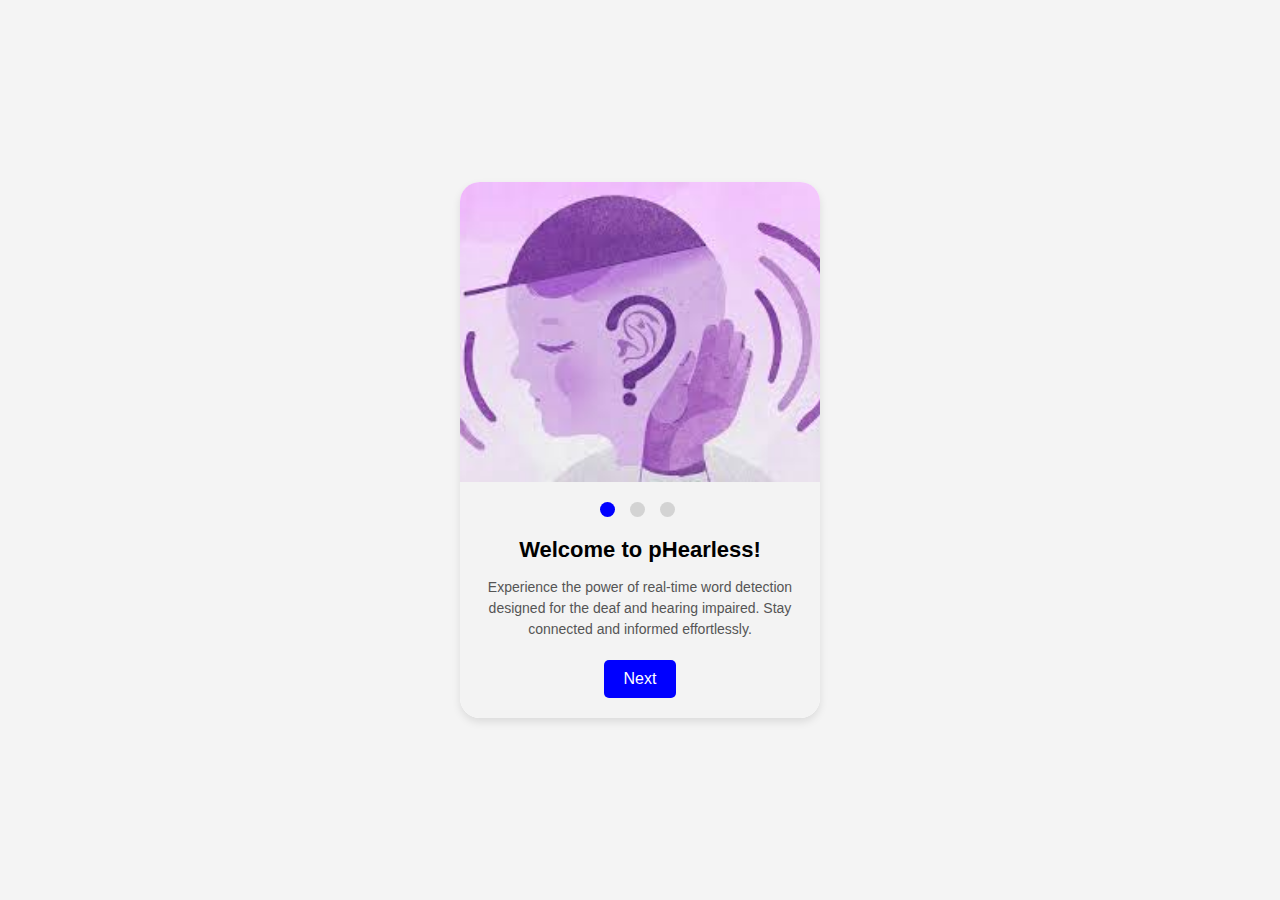
<file: index.html>
<!DOCTYPE html>
<html lang="en">
<head>
    <meta charset="UTF-8">
    <meta name="viewport" content="width=device-width, initial-scale=1.0">
    <title>Welcome to pHearless</title>
    <link rel="stylesheet" href="styles.css">
    <style>
        body {
            margin: 0;
            font-family: Arial, sans-serif;
        }

        .container {
            text-align: center;
        }

        /* Deaf Image Section with Background Image */
        .deaf-image-section {
            width: 100%;
            height: 300px; /* Height of the cropped area */
            background-image: url('deaf.jpeg'); /* Set the image path */
            background-size: cover; /* Ensures the image covers the entire container */
            background-position: top; /* Focus on the top of the image */
            background-repeat: no-repeat; /* Prevent the image from repeating */
        }

        /* Content Section Below the Cropped Image */
        .content-section {
            padding: 20px;
            background-color: #f3f3f3;
        }

        .dots {
            margin-bottom: 20px;
        }

        .dot {
            width: 15px;
            height: 15px;
            border-radius: 50%;
            margin-right: 10px;
            background-color: lightgray;
        }

        .dot.active {
            background-color: blue;
        }

        .next-button {
            padding: 10px 20px;
            background-color: blue;
            color: white;
            border: none;
            border-radius: 5px;
            cursor: pointer;
        }

        .next-button:hover {
            background-color: darkblue;
        }
    </style>
</head>
<body>
    <div class="container">
        <!-- Deaf Image Section with Cropped Image -->
        <div class="deaf-image-section"></div>

        <!-- Content Section -->
        <div class="content-section">
            <div class="dots">
                <span class="dot active"></span>
                <span class="dot"></span>
                <span class="dot"></span>
            </div>
            <h1>Welcome to pHearless!</h1>
            <p>Experience the power of real-time word detection designed for the deaf and hearing impaired. Stay connected and informed effortlessly.</p>
            <button class="next-button" onclick="navigateToPage2()">Next</button>
        </div>
    </div>

    <script>
        function navigateToPage2() {
            window.location.href = 'page2.html';
        }
    </script>
</body>
</html>
</file>
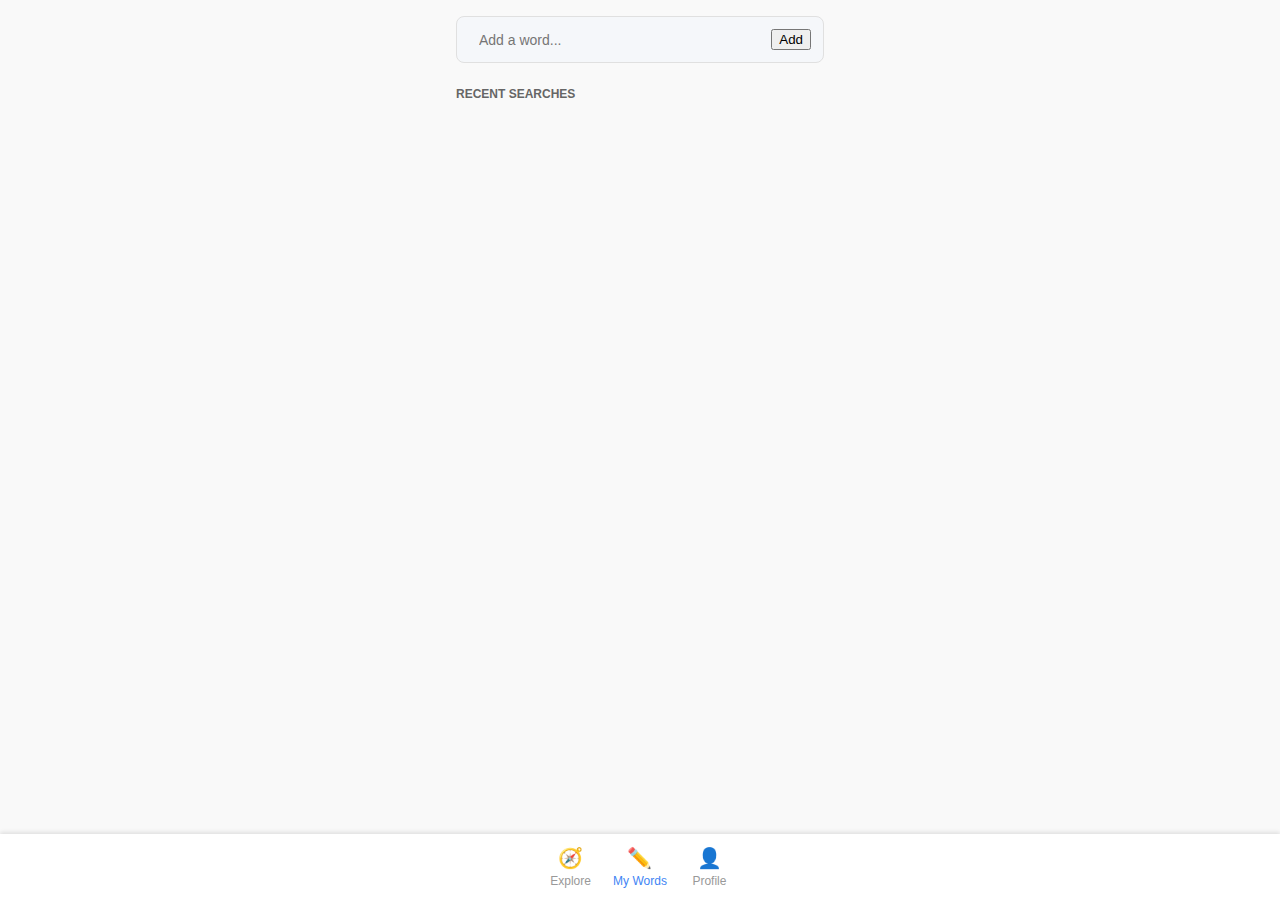
<file: add-words.html>
<!DOCTYPE html>
<html lang="en">
<head>
    <meta charset="UTF-8">
    <meta name="viewport" content="width=device-width, initial-scale=1.0">
    <title>Search Page</title>
    <style>
        body {
            margin: 0;
            padding: 0;
            font-family: Arial, sans-serif;
            background-color: #f9f9f9;
            display: flex;
            flex-direction: column;
            height: 100vh;
            justify-content: space-between; /* Ensures footer stays at the bottom */
        }

        .container {
            width: 100%;
            max-width: 400px;
            margin: 0 auto; /* Center the content horizontally */
            padding: 16px;
            box-sizing: border-box;
            flex: 1; /* Allow the search table to grow and take available space */
        }

        .search-bar {
            display: flex;
            align-items: center;
            padding: 12px;
            background-color: #f5f7fa;
            border: 1px solid #e0e0e0;
            border-radius: 8px;
            margin-bottom: 24px;
        }

        .search-bar input {
            flex: 1;
            border: none;
            background: transparent;
            outline: none;
            font-size: 14px;
            color: #666666;
            margin-left: 8px;
        }

        .recent-searches {
            font-size: 12px;
            font-weight: 600;
            color: #666666;
            margin-bottom: 16px;
        }

        .search-item {
            display: flex;
            justify-content: space-between;
            align-items: center;
            padding: 8px 0;
            border-bottom: 1px solid #e0e0e0;
            font-size: 14px;
            color: #333333;
        }

        .search-item:last-child {
            border-bottom: none;
        }

        .search-item .delete {
            font-size: 14px;
            color: #999999;
            cursor: pointer;
            transition: color 0.3s ease;
        }

        .search-item .delete:hover {
            color: #333333;
        }

        .footer {
            display: flex;
            justify-content: center; /* Center the footer contents */
            padding: 12px 16px;
            background-color: #ffffff;
            box-shadow: 0 -2px 4px rgba(0, 0, 0, 0.1);
        }

        .footer div {
            display: flex;
            flex-direction: column;
            align-items: center;
            cursor: pointer;
            transition: color 0.3s ease;
            font-size: 12px;
            color: #999999;
            margin: 0 10px;
        }

        .footer div:hover {
            color: #333333;
        }

        .footer .icon {
            font-size: 20px;
            margin-bottom: 4px;
        }

        .footer .active {
            color: #4285f4;
        }
    </style>
</head>
<body>
    <div class="container">
        <div class="search-bar">
            <input type="text" id="search-input" placeholder="Add a word...">
            <button id="add-word">Add</button>
        </div>
        <div class="recent-searches">RECENT SEARCHES</div>
        <div id="search-list"></div>
    </div>

    <div class="footer">
        <div onclick="navigateTo('explore.html')">
            <div class="icon">🧭</div>
            Explore
        </div>
        <div onclick="navigateTo('wordbank.html')" class="active">
            <div class="icon">✏️</div> 
            My Words
        </div>
        <div onclick="navigateTo('profile.html')">
            <div class="icon">👤</div>
            Profile
        </div>
    </div>

    <script>
        const searchInput = document.getElementById('search-input');
        const addWordButton = document.getElementById('add-word');
        const searchList = document.getElementById('search-list');

        const loadWords = () => {
            const words = JSON.parse(localStorage.getItem('searchWords')) || [];
            renderWords(words);
        };

        const saveWord = (word) => {
            const words = JSON.parse(localStorage.getItem('searchWords')) || [];
            if (!words.includes(word)) {
                words.push(word);
                localStorage.setItem('searchWords', JSON.stringify(words));
                renderWords(words);
            }
        };

        const renderWords = (words) => {
            searchList.innerHTML = '';
            words.forEach(word => {
                const div = document.createElement('div');
                div.classList.add('search-item');
                div.innerHTML = `  
                    ${word}  
                    <span class="delete" onclick="deleteWord('${word}')">✖</span>  
                `;
                searchList.appendChild(div);
            });
        };

        const deleteWord = (word) => {
            let words = JSON.parse(localStorage.getItem('searchWords')) || [];
            words = words.filter(item => item !== word);
            localStorage.setItem('searchWords', JSON.stringify(words));
            renderWords(words);
        };

        addWordButton.addEventListener('click', () => {
            const word = searchInput.value.trim();
            if (word) {
                saveWord(word);
                searchInput.value = '';
            }
        });

        const navigateTo = (url) => {
            window.location.href = url;
        };

        loadWords();
        window.deleteWord = deleteWord;
    </script>
</body>
</html>
</file>
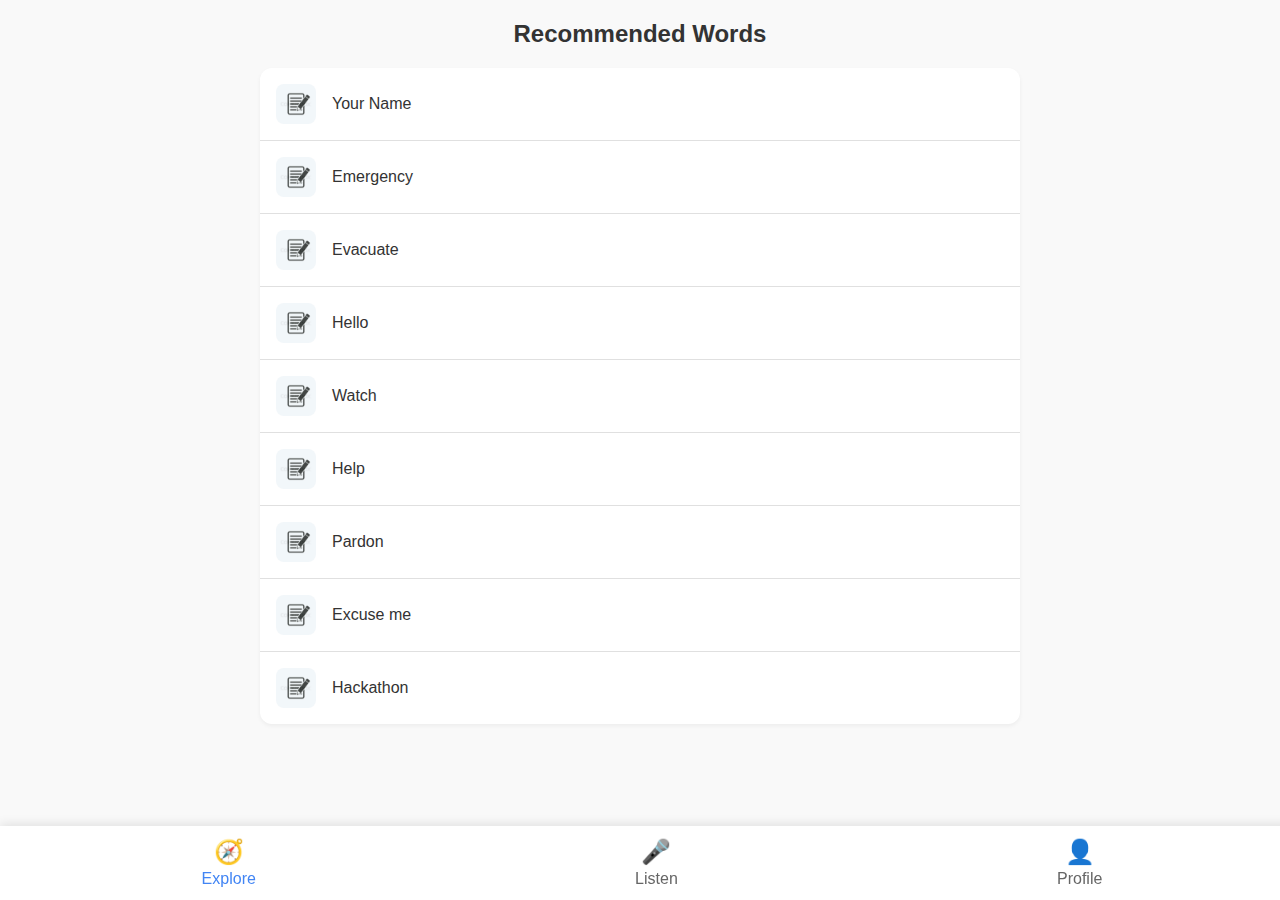
<file: explore.html>
<!DOCTYPE html>
<html lang="en">
<head>
    <meta charset="UTF-8">
    <meta name="viewport" content="width=device-width, initial-scale=1.0">
    <title>Common Words</title>
    <style>
        body {
            margin: 0;
            padding: 0;
            font-family: Arial, sans-serif;
            background-color: #f9f9f9;
            min-height: 100vh;
        }

        .container {
            max-width: 800px;
            margin: 0 auto;
            padding: 20px;
            padding-bottom: 80px;
            box-sizing: border-box;
        }

        .title {
            font-size: 24px;
            font-weight: 600;
            color: #333333;
            margin-bottom: 20px;
            text-align: center;
        }

        .word-list {
            list-style: none;
            padding: 0;
            margin: 20px 0;
            background: white;
            border-radius: 12px;
            box-shadow: 0 2px 4px rgba(0, 0, 0, 0.05);
        }

        .word-item {
            display: flex;
            align-items: center;
            padding: 16px;
            border-bottom: 1px solid #e0e0e0;
            transition: background-color 0.3s ease;
        }

        .word-item:last-child {
            border-bottom: none;
        }

        .word-item:hover {
            background-color: rgba(66, 133, 244, 0.05);
        }

        .word-item img {
            width: 40px;
            height: 40px;
            margin-right: 16px;
            border-radius: 8px;
            background-color: #e0e0e0;
            transition: transform 0.2s ease;
        }

        .word-item:hover img {
            transform: scale(1.05);
        }

        .word-item span {
            font-size: 16px;
            color: #333333;
            font-weight: 500;
        }

        .footer {
            position: fixed;
            bottom: 0;
            width: 100%;
            background: white;
            padding: 12px;
            box-shadow: 0 -2px 10px rgba(0, 0, 0, 0.1);
            display: flex;
            justify-content: space-around;
            z-index: 1000;
        }

        .footer-item {
            display: flex;
            flex-direction: column;
            align-items: center;
            cursor: pointer;
            color: #666;
            transition: color 0.3s ease;
            text-decoration: none;
        }

        .footer-item:hover {
            color: #4285f4;
        }

        .footer-icon {
            font-size: 24px;
            margin-bottom: 4px;
        }

        .footer-item.active {
            color: #4285f4;
        }

        @media (max-width: 600px) {
            .container {
                padding: 16px;
            }

            .word-item {
                padding: 12px;
            }

            .word-item img {
                width: 32px;
                height: 32px;
            }

            .word-item span {
                font-size: 14px;
            }
        }
    </style>
</head>
<body>
    <div class="container">
        <div class="title">Recommended Words</div>
        <ul class="word-list">
            <li class="word-item">
                <img src="notepad.webp" alt="Icon">
                <span>Your Name</span>
            </li>
            <li class="word-item">
                <img src="notepad.webp" alt="Icon">
                <span>Emergency</span>
            </li>
            <li class="word-item">
                <img src="notepad.webp" alt="Icon">
                <span>Evacuate</span>
            </li>
            <li class="word-item">
                <img src="notepad.webp" alt="Icon">
                <span>Hello</span>
            </li>
            <li class="word-item">
                <img src="notepad.webp" alt="Icon">
                <span>Watch</span>
            </li>
            <li class="word-item">
                <img src="notepad.webp" alt="Icon">
                <span>Help</span>
            </li>
            <li class="word-item">
                <img src="notepad.webp" alt="Icon">
                <span>Pardon</span>
            </li>
            <li class="word-item">
                <img src="notepad.webp" alt="Icon">
                <span>Excuse me</span>
            </li>
            <li class="word-item">
                <img src="notepad.webp" alt="Icon">
                <span>Hackathon</span>
            </li>
        </ul>
    </div>

    <!-- Footer Navigation -->
    <div class="footer">
        <a class="footer-item active">
            <div class="footer-icon">🧭</div>
            Explore
        </a>
        <a class="footer-item" onclick="redirectToMyWords()">
            <div class="footer-icon">🎤</div>
            Listen
        </a>
        <a class="footer-item" onclick="redirectToProfile()">
            <div class="footer-icon">👤</div>
            Profile
        </a>
    </div>

    <script>
        function redirectToExplore() {
            window.location.href = 'explore.html';
        }

        function redirectToMyWords() {
            window.location.href = 'listeningspot.html';
        }

        function redirectToProfile() {
            window.location.href = 'profile.html';
        }
    </script>
</body>
</html>
</file>
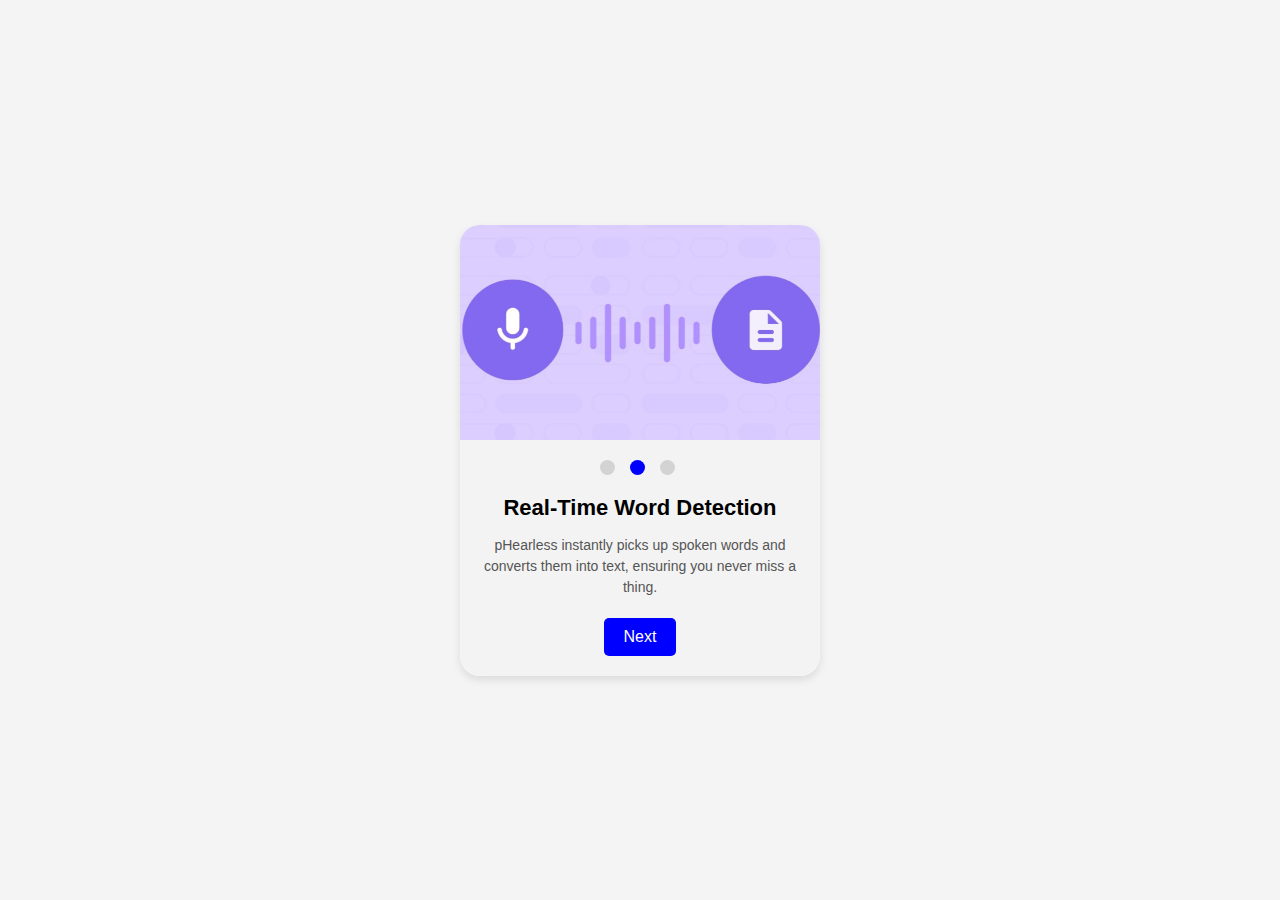
<file: page2.html>
<!DOCTYPE html>
<html lang="en">
<head>
    <meta charset="UTF-8">
    <meta name="viewport" content="width=device-width, initial-scale=1.0">
    <title>Welcome to pHearless - Page 2</title>
    <link rel="stylesheet" href="styles.css">
    <style>
        body {
            margin: 0;
            font-family: Arial, sans-serif;
        }

        .container {
            text-align: center;
        }

        /* Deaf Image Section with Background Image */
        .deaf-image-section {
            width: 100%;
            height: 215px; /* Height of the cropped area */
            background-image: url('deaf1.png'); /* Set the image path */
            background-size: cover; /* Ensures the image covers the entire container */
            background-position: center; /* Focus on the top of the image */
            background-repeat: no-repeat; /* Prevent the image from repeating */
        }

        /* Content Section Below the Cropped Image */
        .content-section {
            padding: 20px;
            background-color: #f3f3f3;
        }

        .dots {
            margin-bottom: 20px;
        }

        .dot {
            width: 15px;
            height: 15px;
            border-radius: 50%;
            margin-right: 10px;
            background-color: lightgray;
        }

        .dot.active {
            background-color: blue;
        }

        .next-button {
            padding: 10px 20px;
            background-color: blue;
            color: white;
            border: none;
            border-radius: 5px;
            cursor: pointer;
        }

        .next-button:hover {
            background-color: darkblue;
        }
    </style>
</head>
<body>
    <div class="container">
        <!-- Deaf Image Section with Cropped Image -->
        <div class="deaf-image-section"></div>

        <!-- Content Section -->
        <div class="content-section">
            <div class="dots">
                <!-- Second dot active (blue) -->
                <span class="dot"></span>
                <span class="dot active"></span>
                <span class="dot"></span>
            </div>
            <h1>Real-Time Word Detection</h1>
            <p>pHearless instantly picks up spoken words and converts them into text, ensuring you never miss a thing.</p>
            <button class="next-button" onclick="navigateToPage3()">Next</button>
        </div>
    </div>

    <script>
        function navigateToPage3() {
            window.location.href = 'page3.html';  // This will navigate to the next page (page3.html)
        }
    </script>
</body>
</html>
</file>
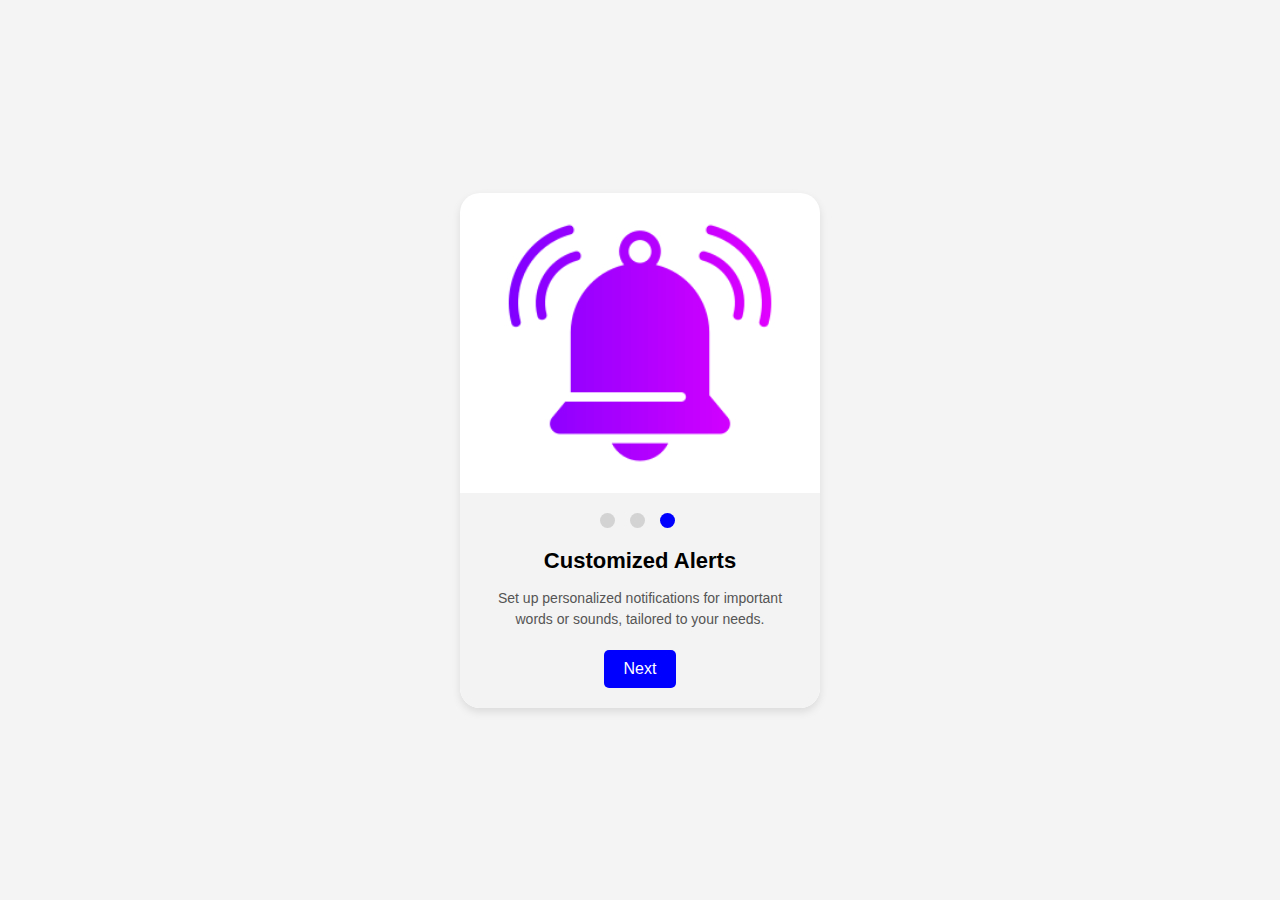
<file: page3.html>
<!DOCTYPE html>
<html lang="en">
<head>
    <meta charset="UTF-8">
    <meta name="viewport" content="width=device-width, initial-scale=1.0">
    <title>Welcome to pHearless</title>
    <link rel="stylesheet" href="styles.css">
    <style>
        body {
            margin: 0;
            font-family: Arial, sans-serif;
        }

        .container {
            text-align: center;
        }

        /* Deaf Image Section with Background Image */
        .deaf-image-section {
            width: 75%;
            height: 300px; /* Height of the cropped area */
            background-image: url('deaf2.png'); /* Set the image path */
            background-size: cover; /* Ensures the image covers the entire container */
            background-position: top; /* Focus on the top of the image */
            background-repeat: no-repeat; /* Prevent the image from repeating */
        }

        /* Content Section Below the Cropped Image */
        .content-section {
            padding: 20px;
            background-color: #f3f3f3;
        }

        .dots {
            margin-bottom: 20px;
        }

        .dot {
            width: 15px;
            height: 15px;
            border-radius: 50%;
            margin-right: 10px;
            background-color: lightgray;
        }

        .dot.active {
            background-color: blue;
        }

        .next-button {
            padding: 10px 20px;
            background-color: blue;
            color: white;
            border: none;
            border-radius: 5px;
            cursor: pointer;
        }

        .next-button:hover {
            background-color: darkblue;
        }
    </style>
</head>
<body>
    <div class="container">
        <!-- Deaf Image Section with Cropped Image -->
        <div class="deaf-image-section"></div>

        <!-- Content Section -->
        <div class="content-section">
            <div class="dots">
                <span class="dot"></span> <!-- First dot gray -->
                <span class="dot"></span> <!-- Second dot gray -->
                <span class="dot active"></span> <!-- Third dot active (blue) -->
            </div>
            <h1>Customized Alerts</h1>
            <p>Set up personalized notifications for important words or sounds, tailored to your needs.</p>
            <button class="next-button" onclick="navigateToPage4()">Next</button>
        </div>
    </div>

    <script>
        function navigateToPage4() {
            window.location.href = 'page4.html';  // This will navigate to the next page (page4.html)
        }
    </script>
</body>
</html>
</file>
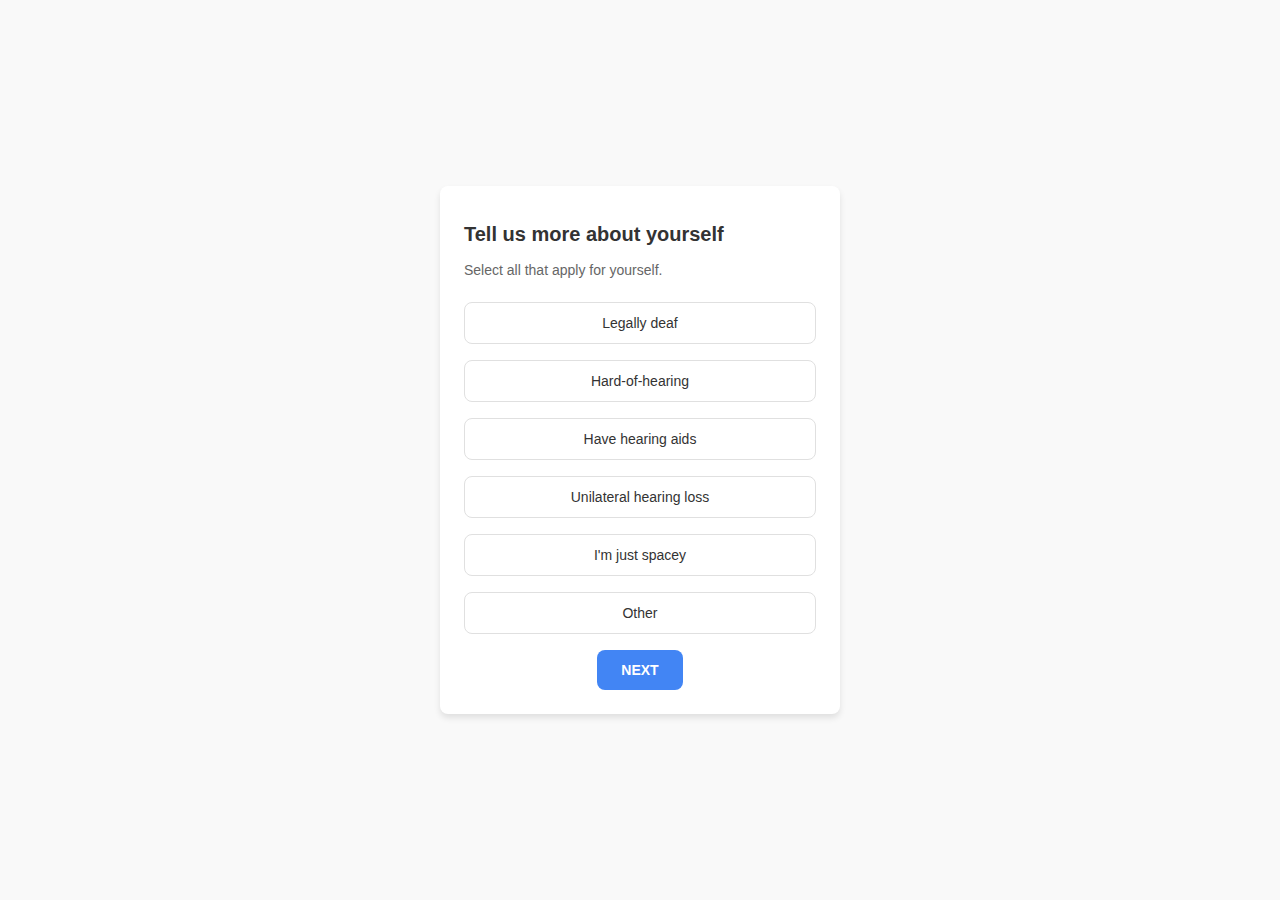
<file: page4.html>
<!DOCTYPE html>
<html lang="en">
<head>
    <meta charset="UTF-8">
    <meta name="viewport" content="width=device-width, initial-scale=1.0">
    <title>Tell Us More About Yourself</title>
    <style>
        body {
            margin: 0;
            padding: 0;
            display: flex;
            justify-content: center;
            align-items: center;
            height: 100vh;
            background-color: #f9f9f9;
            font-family: Arial, sans-serif;
        }

        .container {
            background: #ffffff;
            width: 100%;
            max-width: 400px;
            padding: 24px;
            box-shadow: 0 4px 6px rgba(0, 0, 0, 0.1);
            border-radius: 8px;
            box-sizing: border-box;
        }

        .container h1 {
            font-size: 20px;
            font-weight: 600;
            color: #333333;
            margin-bottom: 16px;
        }

        .container p {
            font-size: 14px;
            color: #666666;
            margin-bottom: 24px;
        }

        .option {
            display: flex;
            align-items: center;
            justify-content: space-between;
            margin-bottom: 16px;
        }

        .option input {
            display: none;
        }

        .option label {
            display: block;
            width: 100%;
            padding: 12px 16px;
            border: 1px solid #e0e0e0;
            border-radius: 8px;
            cursor: pointer;
            font-size: 14px;
            font-weight: 500;
            color: #333333;
            text-align: center;
            background: #ffffff;
            transition: background-color 0.3s ease, border-color 0.3s ease;
        }

        .option input:checked + label {
            background-color: #e8f0fe;
            border-color: #4285f4;
        }

        .button-container {
            text-align: center;
        }

        .button-container button {
            display: inline-block;
            background-color: #4285f4;
            color: #ffffff;
            border: none;
            border-radius: 8px;
            padding: 12px 24px;
            font-size: 14px;
            font-weight: 600;
            cursor: pointer;
            text-transform: uppercase;
            transition: background-color 0.3s ease;
        }

        .button-container button:hover {
            background-color: #3367d6;
        }
    </style>
</head>
<body>
    <div class="container">
        <h1>Tell us more about yourself</h1>
        <p>Select all that apply for yourself.</p>

        <div class="option">
            <input type="checkbox" id="legally-deaf">
            <label for="legally-deaf">Legally deaf</label>
        </div>

        <div class="option">
            <input type="checkbox" id="hard-of-hearing">
            <label for="hard-of-hearing">Hard-of-hearing</label>
        </div>

        <div class="option">
            <input type="checkbox" id="have-hearing-aids">
            <label for="have-hearing-aids">Have hearing aids</label>
        </div>

        <div class="option">
            <input type="checkbox" id="unilateral-hearing-loss">
            <label for="unilateral-hearing-loss">Unilateral hearing loss</label>
        </div>

        <div class="option">
            <input type="checkbox" id="just-spacey">
            <label for="just-spacey">I'm just spacey</label>
        </div>

        <div class="option">
            <input type="checkbox" id="other">
            <label for="other">Other</label>
        </div>

        <div class="button-container">
            <button onclick="goToPage5()">Next</button>
        </div>
    </div>

    <script>
        function goToPage5() {
            window.location.href = 'listeningspot.html'; // Navigate to page5.html
        }
    </script>
</body>
</html>
</file>
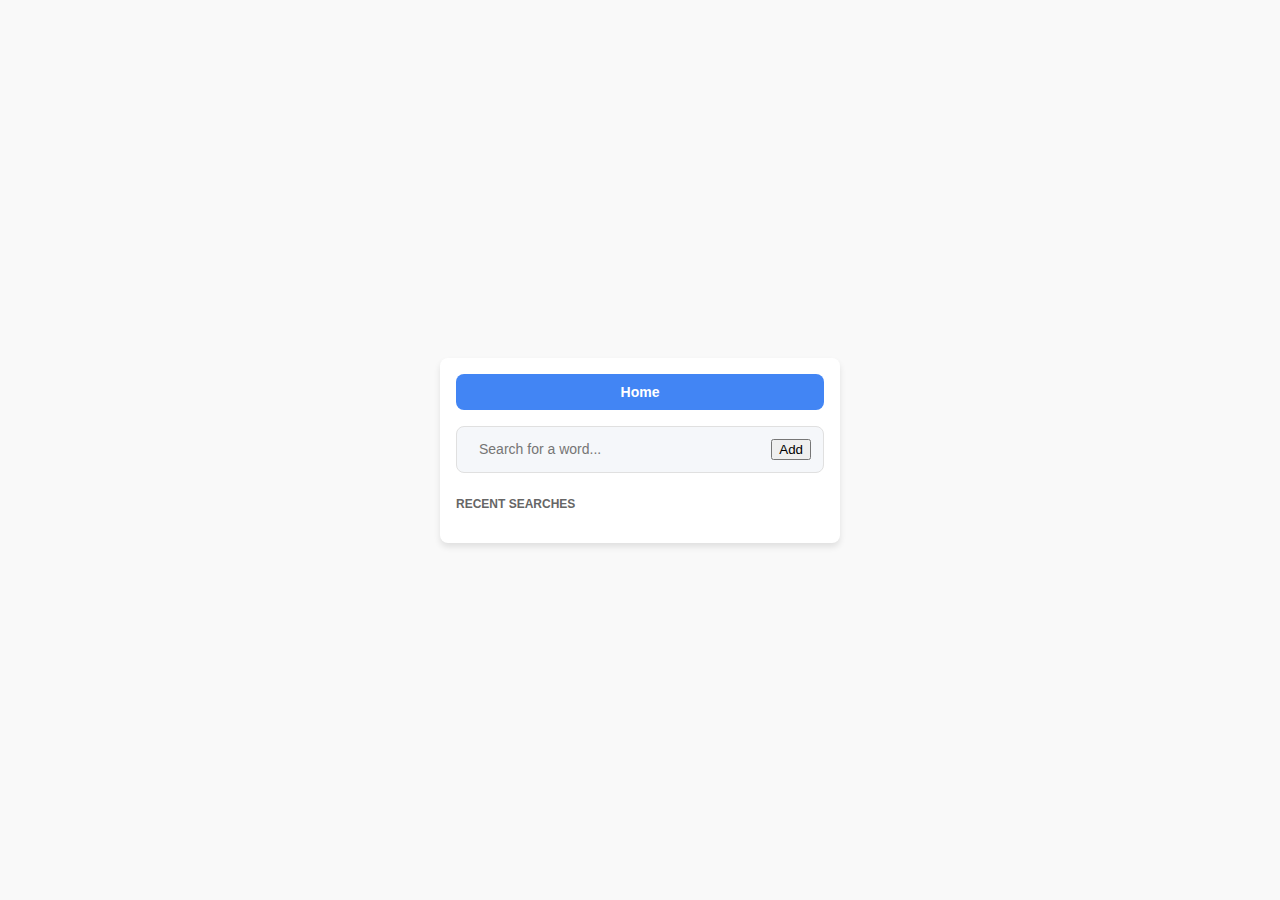
<file: thingy.html>
<!DOCTYPE html>
<html lang="en">
<head>
    <meta charset="UTF-8">
    <meta name="viewport" content="width=device-width, initial-scale=1.0">
    <title>Search and Store</title>
    <style>
        body {
            margin: 0;
            padding: 0;
            font-family: Arial, sans-serif;
            background-color: #f9f9f9;
            display: flex;
            justify-content: center;
            align-items: center;
            height: 100vh;
        }

        .container {
            width: 100%;
            max-width: 400px;
            background: #ffffff;
            padding: 16px;
            box-shadow: 0 4px 6px rgba(0, 0, 0, 0.1);
            border-radius: 8px;
            box-sizing: border-box;
        }

        .home-button {
            display: block;
            text-align: center;
            margin-bottom: 16px;
            padding: 10px 16px;
            background-color: #4285f4;
            color: #ffffff;
            font-size: 14px;
            font-weight: bold;
            text-decoration: none;
            border-radius: 8px;
            cursor: pointer;
            transition: background-color 0.3s ease;
        }

        .home-button:hover {
            background-color: #357ae8;
        }

        .search-bar {
            display: flex;
            align-items: center;
            padding: 12px;
            background-color: #f5f7fa;
            border: 1px solid #e0e0e0;
            border-radius: 8px;
            margin-bottom: 24px;
        }

        .search-bar input {
            flex: 1;
            border: none;
            background: transparent;
            outline: none;
            font-size: 14px;
            color: #666666;
            margin-left: 8px;
        }

        .recent-searches {
            font-size: 12px;
            font-weight: 600;
            color: #666666;
            margin-bottom: 16px;
        }

        .search-item {
            display: flex;
            justify-content: space-between;
            align-items: center;
            padding: 8px 0;
            border-bottom: 1px solid #e0e0e0;
            font-size: 14px;
            color: #333333;
        }

        .search-item:last-child {
            border-bottom: none;
        }

        .search-item .delete {
            font-size: 14px;
            color: #999999;
            cursor: pointer;
            transition: color 0.3s ease;
        }

        .search-item .delete:hover {
            color: #333333;
        }
    </style>
</head>
<body>
    <div class="container">
        <a href="wordbank.html" class="home-button">Home</a>
        <div class="search-bar">
            <input type="text" id="search-input" placeholder="Search for a word...">
            <button id="add-word">Add</button>
        </div>
        <div class="recent-searches">RECENT SEARCHES</div>
        <div id="search-list"></div>
    </div>

    <script>
        // Get references to elements
        const searchInput = document.getElementById('search-input');
        const addWordButton = document.getElementById('add-word');
        const searchList = document.getElementById('search-list');

        // Load words from local storage
        const loadWords = () => {
            const words = JSON.parse(localStorage.getItem('searchWords')) || [];
            renderWords(words);
        };

        // Save a new word to local storage
        const saveWord = (word) => {
            const words = JSON.parse(localStorage.getItem('searchWords')) || [];
            if (!words.includes(word)) {
                words.push(word);
                localStorage.setItem('searchWords', JSON.stringify(words));
                renderWords(words);
            }
        };

        // Delete a word from local storage
        const deleteWord = (word) => {
            let words = JSON.parse(localStorage.getItem('searchWords')) || [];
            words = words.filter(item => item !== word);
            localStorage.setItem('searchWords', JSON.stringify(words));
            renderWords(words);
        };

        // Render the list of words
        const renderWords = (words) => {
            searchList.innerHTML = '';
            words.forEach(word => {
                const div = document.createElement('div');
                div.classList.add('search-item');
                div.innerHTML = `
                    ${word}
                    <span class="delete" onclick="deleteWord('${word}')">✖</span>
                `;
                searchList.appendChild(div);
            });
        };

        // Event listener for adding a new word
        addWordButton.addEventListener('click', () => {
            const word = searchInput.value.trim();
            if (word) {
                saveWord(word);
                searchInput.value = '';
            }
        });

        // Initialize the app
        loadWords();

        // Expose deleteWord globally to use in inline event
        window.deleteWord = deleteWord;
    </script>
</body>
</html>
</file>
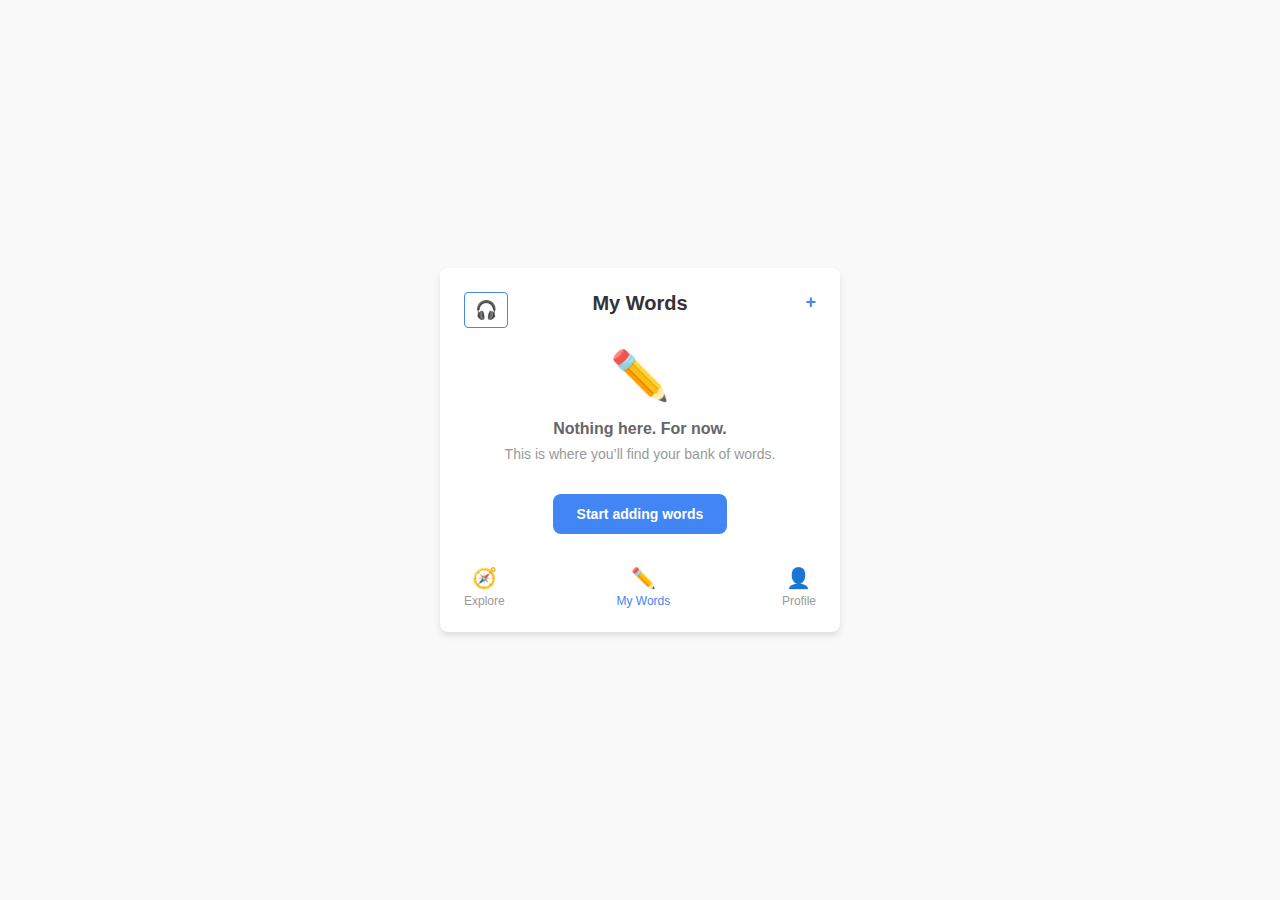
<file: wordbank.html>
<!DOCTYPE html>
<html lang="en">
<head>
    <meta charset="UTF-8">
    <meta name="viewport" content="width=device-width, initial-scale=1.0">
    <title>My Words</title>
    <style>
        body {
            margin: 0;
            padding: 0;
            font-family: Arial, sans-serif;
            background-color: #f9f9f9;
            display: flex;
            justify-content: center;
            align-items: center;
            height: 100vh;
        }

        .container {
            width: 100%;
            max-width: 400px;
            text-align: center;
            background: #ffffff;
            padding: 24px;
            box-shadow: 0 4px 6px rgba(0, 0, 0, 0.1);
            border-radius: 8px;
            box-sizing: border-box;
            position: relative;
        }

        .header {
            font-size: 20px;
            font-weight: 600;
            color: #333333;
            margin-bottom: 16px;
            position: relative;
        }

        .header .search-icon {
            position: absolute;
            right: 0;
            top: 0;
            font-size: 18px;
            color: #4285f4;
            cursor: pointer;
        }

        .header .listeningspot-button {
            position: absolute;
            left: 0;
            top: 0;
            font-size: 18px;
            color: #4285f4;
            cursor: pointer;
            padding: 6px 10px;
            border: 1px solid #4285f4;
            border-radius: 4px;
        }

        .content {
            margin: 32px 0;
        }

        .content .icon {
            font-size: 48px;
            color: #e0e0e0;
            margin-bottom: 16px;
        }

        .content .message {
            font-size: 16px;
            font-weight: 600;
            color: #666666;
            margin-bottom: 8px;
        }

        .content .sub-message {
            font-size: 14px;
            color: #999999;
        }

        .button-container {
            margin-top: 16px;
        }

        .button-container button {
            background-color: #4285f4;
            color: #ffffff;
            border: none;
            border-radius: 8px;
            padding: 12px 24px;
            font-size: 14px;
            font-weight: 600;
            cursor: pointer;
            transition: background-color 0.3s ease;
        }

        .button-container button:hover {
            background-color: #3367d6;
        }

        .footer {
            display: flex;
            justify-content: space-between;
            margin-top: 32px;
            font-size: 12px;
            color: #999999;
        }

        .footer div {
            display: flex;
            flex-direction: column;
            align-items: center;
            cursor: pointer;
            transition: color 0.3s ease;
        }

        .footer div:hover {
            color: #333333;
        }

        .footer .icon {
            font-size: 20px;
            margin-bottom: 4px;
        }

        /* Highlight the current page */
        .footer .current {
            color: #4285f4;
            pointer-events: none;
            cursor: default;
        }
    </style>
</head>
<body>
    <div class="container">
        <div class="header">
            My Words
            <span class="search-icon" onclick="navigateTo('add-words.html')">+</span>
            <span class="listeningspot-button" onclick="navigateTo('listeningspot.html')">🎧</span>
        </div>
        <div class="content">
            <div class="icon">✏️</div>
            <div class="message">Nothing here. For now.</div>
            <div class="sub-message">This is where you’ll find your bank of words.</div>
        </div>
        <div class="button-container">
            <button onclick="navigateTo('add-words.html')">Start adding words</button>
        </div>
        <div class="footer">
            <div onclick="navigateTo('explore.html')">
                <div class="icon">🧭</div>
                Explore
            </div>
            <div class="current">
                <div class="icon">✏️</div>
                My Words
            </div>
            <div onclick="navigateTo('profile.html')">
                <div class="icon">👤</div>
                Profile
            </div>
        </div>
    </div>

    <script>
        function navigateTo(page) {
            // Check if the current page matches the target page
            const currentPage = window.location.pathname.split("/").pop();
            if (currentPage !== page) {
                window.location.href = page; // Navigate to the target page
            }
        }
    </script>
</body>
</html>
</file>
<file: styles.css>
/* styles.css */
body {
    margin: 0;
    font-family: Arial, sans-serif;
    background-color: #f4f4f4;
    display: flex;
    justify-content: center;
    align-items: center;
    height: 100vh;
  }
  
  .container {
    width: 360px;
    background-color: white;
    border-radius: 20px;
    overflow: hidden;
    box-shadow: 0 4px 8px rgba(0, 0, 0, 0.1);
    display: flex;
    flex-direction: column;
    align-items: center;
  }
  
  .image-section {
    width: 100%;
    background-color: #e7d7f8;
    display: flex;
    justify-content: center;
    align-items: center;
  }
  
  .illustration {
    width: 100%;
    height: auto;
  }
  
  .content-section {
    padding: 20px;
    text-align: center;
  }
  
  .dots {
    display: flex;
    justify-content: center;
    margin-bottom: 15px;
  }
  
  .dot {
    width: 10px;
    height: 10px;
    margin: 0 5px;
    background-color: #ccc;
    border-radius: 50%;
    transition: background-color 0.3s;
  }
  
  .dot.active {
    background-color: #007bff;
  }
  
  h1 {
    font-size: 22px;
    color: #000;
    margin-bottom: 10px;
  }
  
  p {
    font-size: 14px;
    color: #555;
    line-height: 1.5;
    margin-bottom: 20px;
  }
  
  .next-button {
    background-color: #007bff;
    color: white;
    border: none;
    border-radius: 5px;
    padding: 10px 20px;
    font-size: 16px;
    cursor: pointer;
    transition: background-color 0.3s;
  }
  
  .next-button:hover {
    background-color: #0056b3;
  }
</file>
